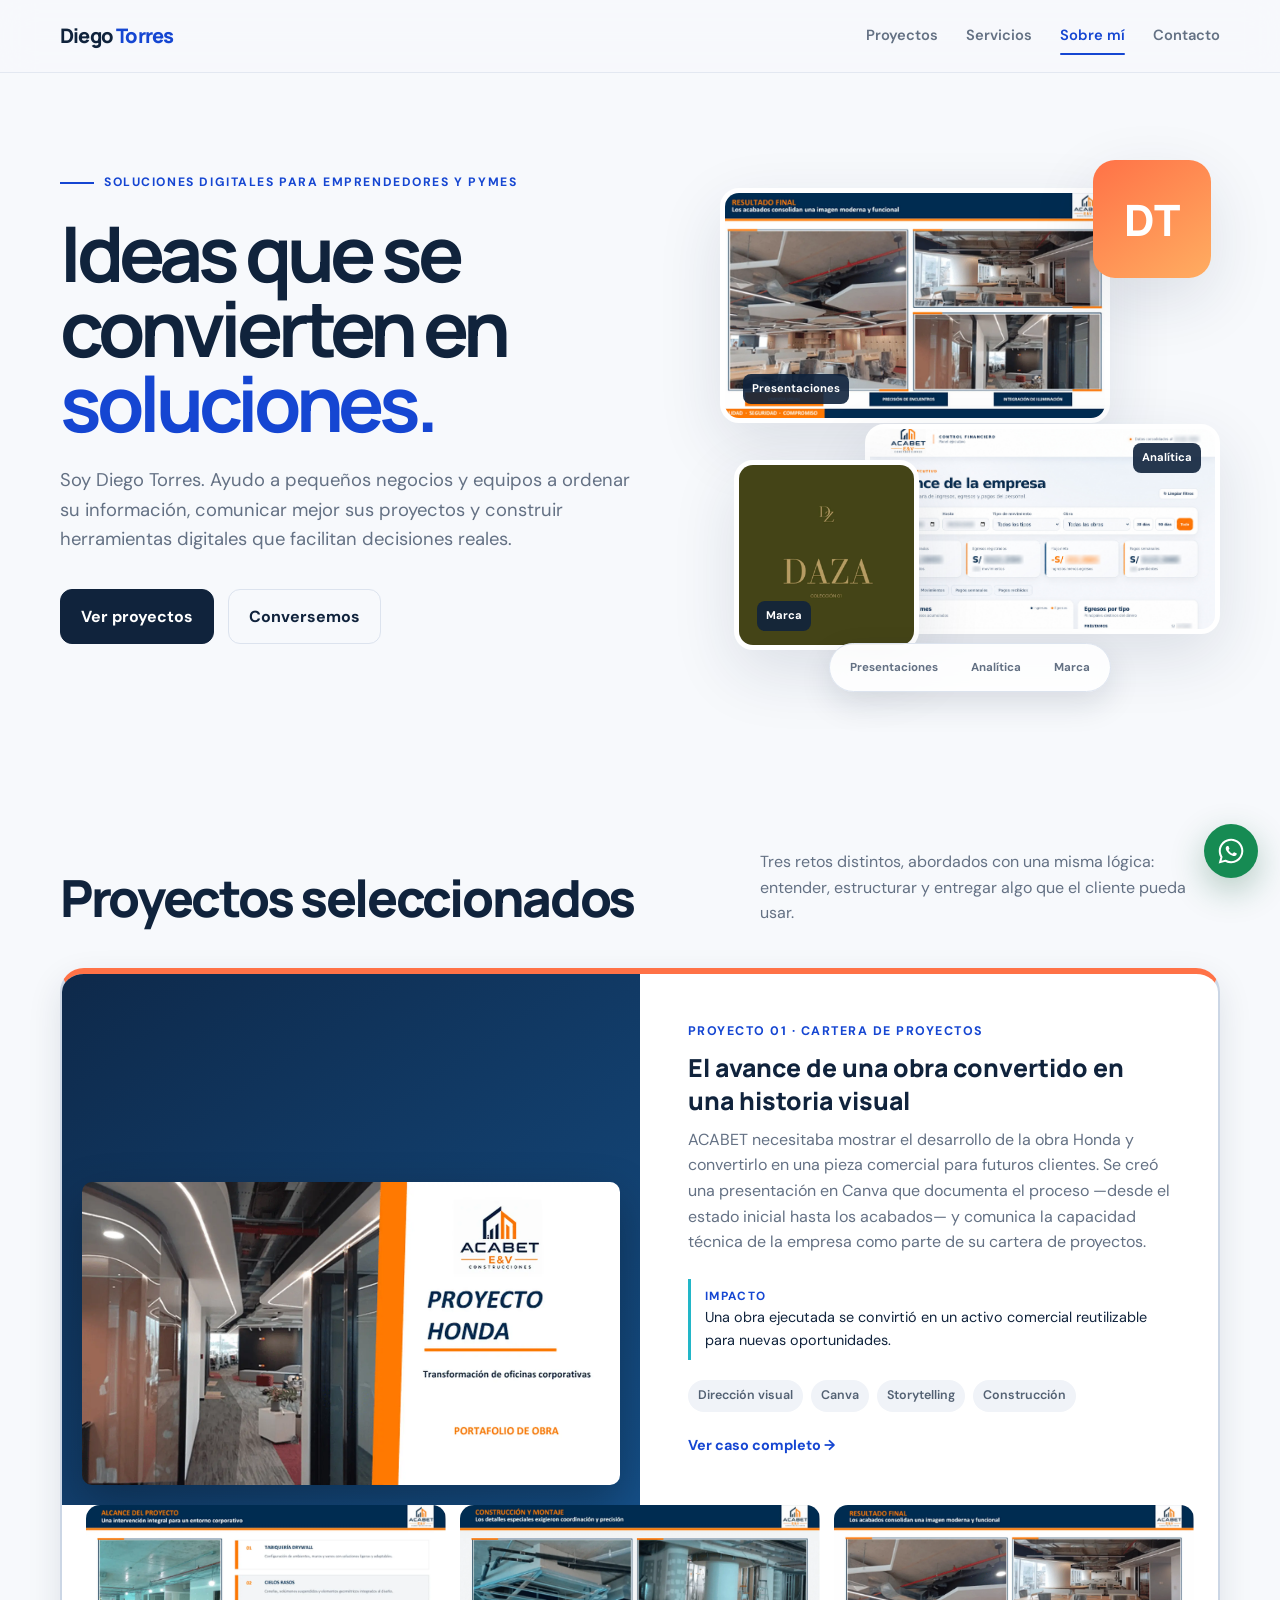
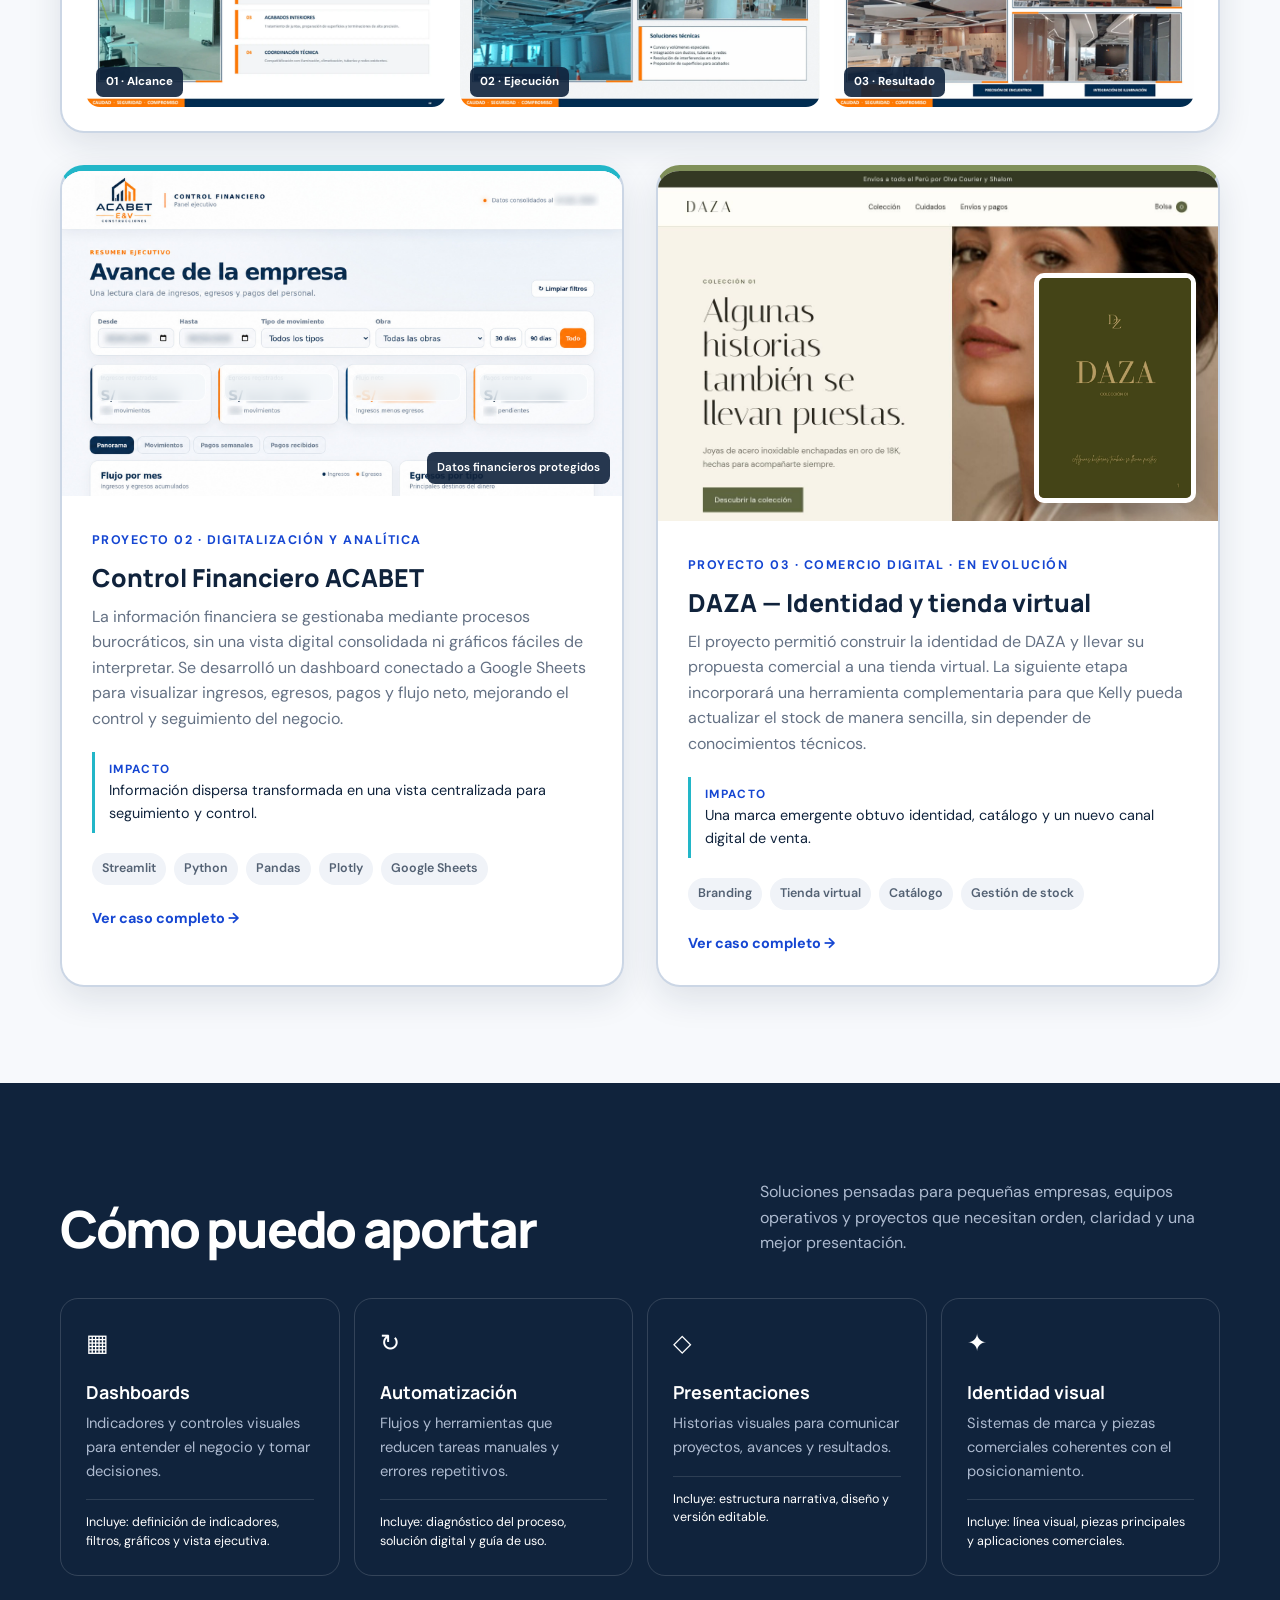
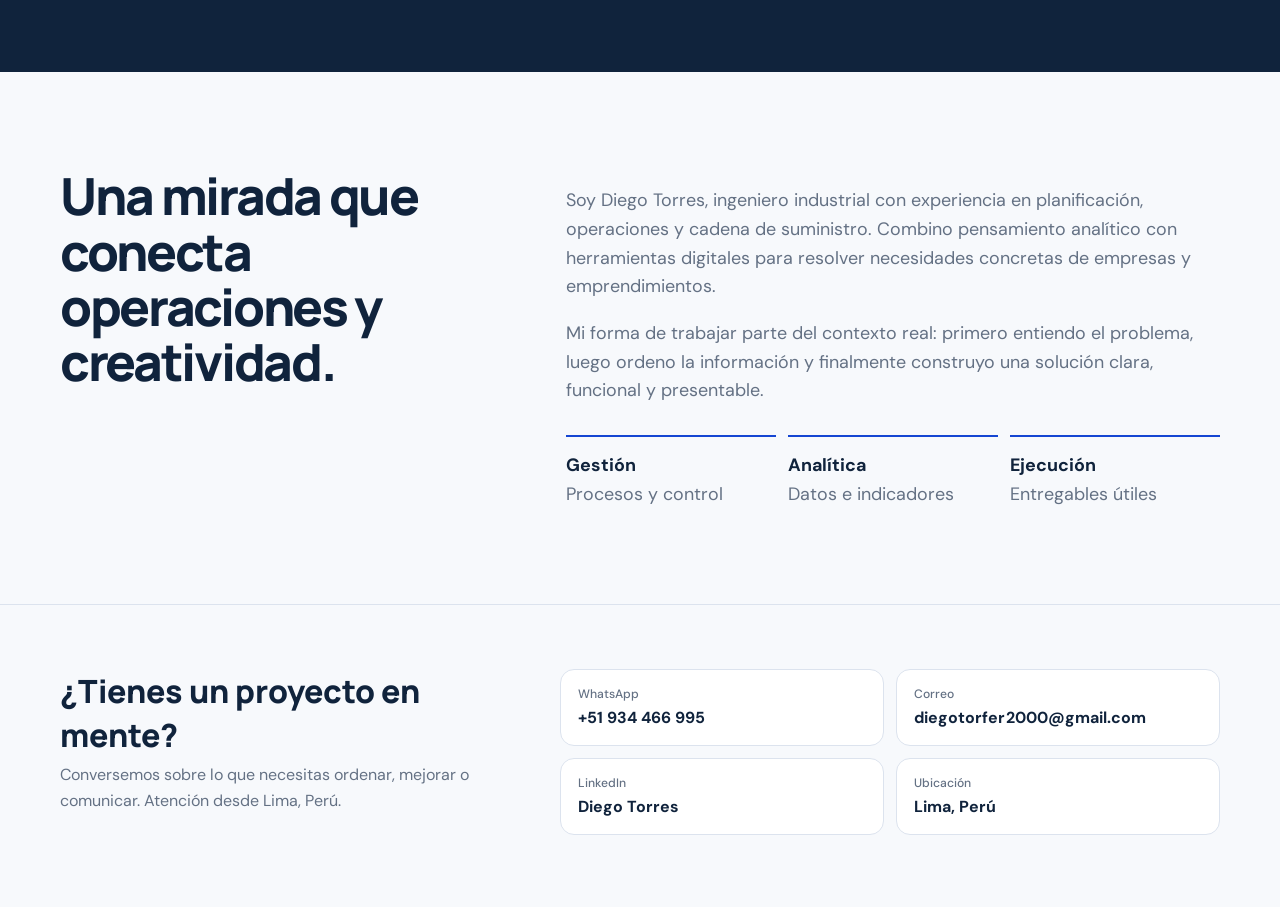
<file: index.html>
<!doctype html>
<html lang="es">
<head>
  <meta charset="utf-8">
  <meta name="viewport" content="width=device-width,initial-scale=1">
  <meta name="description" content="Diego Torres crea soluciones digitales para emprendedores y pymes: dashboards, automatización, presentaciones e identidad visual.">
  <title>Diego Torres — Portafolio</title>
  <link rel="preconnect" href="https://fonts.googleapis.com">
  <link rel="preconnect" href="https://fonts.gstatic.com" crossorigin>
  <link href="https://fonts.googleapis.com/css2?family=DM+Sans:wght@400;500;600;700&family=Manrope:wght@600;700;800&display=swap" rel="stylesheet">
  <style>
    :root{--ink:#10233c;--muted:#647184;--paper:#f7f9fc;--white:#fff;--blue:#1546d2;--cyan:#22b6c8;--line:#dce3ee;--orange:#ff7247;--green:#80905a;--shadow:0 22px 65px rgba(26,45,78,.12)}
    *{box-sizing:border-box}html{scroll-behavior:smooth}body{margin:0;background:var(--paper);color:var(--ink);font-family:"DM Sans",sans-serif;font-size:16px;line-height:1.6}a{color:inherit;text-decoration:none}.wrap{width:min(1160px,calc(100% - 40px));margin:auto}
    header{position:sticky;top:0;z-index:20;background:rgba(247,249,252,.86);backdrop-filter:blur(16px);border-bottom:1px solid rgba(220,227,238,.75)}nav{height:72px;display:flex;align-items:center;justify-content:space-between}.brand{font-family:Manrope,sans-serif;font-weight:800;letter-spacing:-.04em;font-size:1.25rem}.brand span{color:var(--blue)}.links{display:flex;gap:28px;color:var(--muted);font-weight:600;font-size:.92rem}.links a{position:relative;padding:8px 0;transition:color .25s ease}.links a:after{content:"";position:absolute;left:0;right:0;bottom:1px;height:2px;border-radius:999px;background:var(--blue);transform:scaleX(0);transform-origin:left;transition:transform .3s ease}.links a:hover,.links a.is-active{color:var(--blue)}.links a:hover:after,.links a.is-active:after{transform:scaleX(1)}
    .hero{min-height:680px;display:grid;grid-template-columns:1.08fr .92fr;align-items:center;gap:72px;padding:70px 0 86px}.eyebrow{display:inline-flex;align-items:center;gap:10px;color:var(--blue);font-weight:700;text-transform:uppercase;letter-spacing:.13em;font-size:.76rem}.eyebrow:before{content:"";width:34px;height:2px;background:var(--blue)}h1{font-family:Manrope,sans-serif;font-size:clamp(3rem,6vw,5.7rem);line-height:.98;letter-spacing:-.065em;margin:22px 0 26px;max-width:760px}h1 em{font-style:normal;color:var(--blue)}.lead{font-size:1.15rem;color:var(--muted);max-width:620px}.cta{display:flex;gap:14px;margin-top:34px}.btn{display:inline-flex;align-items:center;justify-content:center;padding:14px 20px;border-radius:12px;font-weight:700;border:1px solid var(--line)}.btn.primary{background:var(--ink);color:#fff;border-color:var(--ink)}.btn:hover{transform:translateY(-2px)}
    .hero-art{position:relative;height:490px}.tile{position:absolute;border-radius:24px;box-shadow:var(--shadow);overflow:hidden}.tile.one{inset:28px 72px 88px 0;background:var(--ink);color:#fff;padding:36px}.tile.two{width:230px;height:190px;right:0;bottom:20px;background:#fff;padding:24px;border:1px solid var(--line)}.tile.three{width:148px;height:148px;right:8px;top:0;background:linear-gradient(145deg,var(--orange),#ffad61);display:grid;place-items:center;color:white;font:800 3.4rem Manrope}.mini-title{font:700 1.15rem Manrope}.dash{display:grid;grid-template-columns:repeat(3,1fr);gap:8px;margin-top:26px}.metric{background:rgba(255,255,255,.1);padding:13px;border-radius:12px}.metric b{display:block;font:700 1.35rem Manrope}.bars{display:flex;align-items:end;gap:10px;height:150px;margin-top:28px}.bars i{display:block;flex:1;border-radius:6px 6px 0 0;background:linear-gradient(var(--cyan),#467de8)}.ring{width:82px;height:82px;border-radius:50%;background:conic-gradient(var(--green) 0 72%,#e8ecdD 72%);position:relative;margin:14px auto}.ring:after{content:"";position:absolute;inset:13px;background:#fff;border-radius:50%}.tile.two small{color:var(--muted);display:block;text-align:center}
    section{padding:96px 0;scroll-margin-top:72px}.section-head{display:flex;justify-content:space-between;align-items:end;gap:30px;margin-bottom:42px}.section-head h2{font:800 clamp(2rem,4vw,3.4rem)/1.08 Manrope;margin:0;letter-spacing:-.045em}.section-head p{max-width:460px;color:var(--muted);margin:0}
    .projects{display:grid;grid-template-columns:repeat(12,1fr);gap:32px}.card{position:relative;background:#fff;border:2px solid #cbd6e5;border-top:6px solid var(--project-accent,var(--blue));border-radius:24px;overflow:hidden;grid-column:span 6;box-shadow:0 12px 34px rgba(16,35,60,.11);transition:.25s}.card:nth-child(1){--project-accent:var(--orange)}.card:nth-child(2){--project-accent:var(--cyan)}.card:nth-child(3){--project-accent:var(--green)}.card:hover{transform:translateY(-5px);border-color:var(--project-accent);box-shadow:0 24px 60px rgba(16,35,60,.18)}.card.wide{grid-column:span 12;display:grid;grid-template-columns:1fr 1fr}.visual{min-height:300px;padding:30px;display:flex;align-items:end;position:relative;overflow:hidden}.project-image{padding:0;background:#e8edf4}.project-image img{width:100%;height:100%;min-height:300px;object-fit:cover;display:block}.honda-shot{background:linear-gradient(145deg,#0e294a,#154f87);padding:20px}.honda-shot img{object-fit:contain;min-height:0;height:auto;border-radius:10px;box-shadow:0 18px 46px rgba(0,0,0,.28)}.case-gallery{grid-column:1/-1;display:grid;grid-template-columns:repeat(3,1fr);gap:14px;padding:0 24px 24px}.case-gallery figure{margin:0;position:relative;border-radius:14px;overflow:hidden;background:#0e294a}.case-gallery img{width:100%;height:auto;display:block}.case-gallery figcaption{position:absolute;left:10px;bottom:10px;background:rgba(16,35,60,.9);color:white;padding:6px 10px;border-radius:7px;font-size:.72rem;font-weight:700}.dashboard-shot{height:325px;background:#eef3f8}.dashboard-shot>img{position:absolute;left:0;top:0;width:100%;height:auto;min-height:0;object-fit:contain}.blur-value{position:absolute;top:62.2%;height:8.5%;border-radius:8px;background:rgba(240,245,249,.62);backdrop-filter:blur(9px);-webkit-backdrop-filter:blur(9px);border:1px solid rgba(255,255,255,.72)}.blur-value.b1{left:6.2%;width:19.5%}.blur-value.b2{left:29%;width:19.5%}.blur-value.b3{left:51.8%;width:19.5%}.blur-value.b4{left:74.5%;width:19.5%}.privacy-note{position:absolute;right:12px;bottom:12px;background:rgba(16,35,60,.9);color:white;padding:7px 10px;border-radius:8px;font-size:.72rem;font-weight:600}.project-image.daza-shot>img:first-child{object-fit:cover}.catalog-peek{position:absolute;right:22px;bottom:18px;width:29%!important;height:auto!important;min-height:0!important;aspect-ratio:376/532;object-fit:cover!important;border-radius:10px;border:5px solid white;box-shadow:0 16px 35px rgba(16,35,60,.28)}.card-body{padding:30px}.card.wide .card-body{display:flex;flex-direction:column;justify-content:center;padding:48px}.num{color:var(--blue);font-weight:700;font-size:.78rem;letter-spacing:.12em}.card h3{font:800 1.55rem Manrope;margin:9px 0 10px}.card p{color:var(--muted);margin:0 0 20px}.impact{border-left:3px solid var(--cyan);padding:8px 0 8px 14px;margin:4px 0 20px;color:var(--ink);font-size:.9rem}.impact b{display:block;font-size:.74rem;text-transform:uppercase;letter-spacing:.11em;color:var(--blue)}.tags{display:flex;flex-wrap:wrap;gap:8px}.tag{padding:6px 10px;border-radius:999px;background:#f0f3f8;color:#536173;font-size:.78rem;font-weight:600}.project-link{display:inline-flex;align-items:center;gap:7px;margin-top:22px;color:var(--blue);font-weight:700;font-size:.9rem}.project-link:hover{text-decoration:underline}
    .services{background:var(--ink);color:white}.services .section-head p{color:#aebbd0}.service-grid{display:grid;grid-template-columns:repeat(4,1fr);gap:14px}.service{border:1px solid rgba(255,255,255,.15);border-radius:18px;padding:25px;min-height:220px}.service b{font:700 1.12rem Manrope;display:block;margin:18px 0 8px}.service p{font-size:.92rem;color:#aebbd0;margin:0}.service small{display:block;margin-top:16px;padding-top:13px;border-top:1px solid rgba(255,255,255,.12);color:#fff;font-size:.78rem;line-height:1.5}.icon{font-size:1.5rem}
    .about{display:grid;grid-template-columns:.8fr 1.2fr;gap:70px;align-items:start}.about h2{font:800 clamp(2rem,4vw,3.4rem)/1.08 Manrope;margin:0;letter-spacing:-.045em}.about-copy{font-size:1.12rem;color:var(--muted)}.proof{display:grid;grid-template-columns:repeat(3,1fr);gap:12px;margin-top:30px}.proof div{border-top:2px solid var(--blue);padding-top:14px}.proof b{display:block;color:var(--ink)}
    footer{padding:64px 0 72px;border-top:1px solid var(--line)}.foot{display:grid;grid-template-columns:.8fr 1.2fr;gap:60px;align-items:start}.foot h2{font:800 2rem Manrope;margin:0}.foot p{color:var(--muted);margin:5px 0 0}.contact-list{display:grid;grid-template-columns:1fr 1fr;gap:12px}.contact{display:block;padding:15px 17px;border-radius:14px;background:#fff;border:1px solid var(--line);font-weight:700;transition:.2s}.contact small{display:block;color:var(--muted);font-weight:500;font-size:.76rem}.contact:hover{border-color:var(--blue);color:var(--blue);transform:translateY(-2px)}.floating-wa{position:fixed;right:22px;bottom:22px;z-index:30;background:#168b53;color:white;border-radius:999px;padding:13px 18px;font-weight:700;box-shadow:0 12px 34px rgba(17,94,56,.3);transition:.2s}.floating-wa:hover{transform:translateY(-3px);background:#117645}
    @media(max-width:850px){.links{display:none}.hero{grid-template-columns:1fr;gap:20px;padding-top:58px}.hero-art{height:420px}.section-head{align-items:start;flex-direction:column}.foot{grid-template-columns:1fr;gap:30px}.card,.card.wide{grid-column:span 12}.card.wide{display:block}.case-gallery{grid-template-columns:1fr;padding-top:0}.service-grid{grid-template-columns:1fr 1fr}.about{grid-template-columns:1fr;gap:28px}}
    @media(max-width:560px){.wrap{width:min(100% - 26px,1160px)}h1{font-size:3.1rem}.hero{min-height:auto}.hero-art{height:350px}.visual{min-height:240px}.dashboard-shot{height:245px}.card.wide .card-body,.card-body{padding:25px}.service-grid,.proof,.contact-list{grid-template-columns:1fr}.service{min-height:auto}.cta{flex-direction:column}.btn{width:100%}}
    .mosaic{position:absolute;inset:0}.shot{position:absolute;border-radius:19px;overflow:hidden;box-shadow:var(--shadow);border:5px solid white;background:white}.shot img{width:100%;height:100%;object-fit:cover;display:block}.shot.h{left:0;top:28px;width:78%;height:235px}.shot.f{right:0;bottom:16px;width:71%;height:210px}.shot.d{left:14px;bottom:0;width:37%;height:190px}.shot.d img{object-position:top}.dt-badge{position:absolute;right:9px;top:0;width:118px;height:118px;border-radius:22px;background:linear-gradient(145deg,var(--orange),#ffad61);display:grid;place-items:center;color:white;font:800 2.7rem Manrope;box-shadow:var(--shadow)}.mosaic-label{position:absolute;left:18px;bottom:14px;background:rgba(16,35,60,.9);color:white;border-radius:8px;padding:6px 9px;font-size:.7rem;font-weight:700}.shot{transition:transform .5s cubic-bezier(.2,.8,.2,1),box-shadow .5s ease}.hero-art:hover .shot.h{transform:translate(-5px,-9px) rotate(-.7deg)}.hero-art:hover .shot.f{transform:translate(6px,7px) rotate(.5deg)}.hero-art:hover .shot.d{transform:translate(-7px,5px) rotate(-1deg)}.hero-art:hover .dt-badge{transform:translateY(-7px) rotate(3deg)}.dt-badge{transition:transform .5s cubic-bezier(.2,.8,.2,1)}.shot.f .mosaic-label{left:auto;right:14px;top:14px;bottom:auto}.mosaic-switcher{position:absolute;left:50%;bottom:-42px;z-index:12;transform:translateX(-50%);display:flex;gap:7px;padding:7px;background:rgba(255,255,255,.88);border:1px solid var(--line);border-radius:999px;box-shadow:0 12px 32px rgba(16,35,60,.12);backdrop-filter:blur(12px)}.mosaic-switcher button{border:0;background:transparent;color:var(--muted);padding:9px 13px;border-radius:999px;font:700 .72rem "DM Sans",sans-serif;cursor:pointer;transition:.25s}.mosaic-switcher button:hover,.mosaic-switcher button.is-active{background:var(--ink);color:#fff}.mosaic[data-active="h"] .shot.h,.mosaic[data-active="f"] .shot.f,.mosaic[data-active="d"] .shot.d{z-index:9;transform:translateY(-10px) scale(1.035);box-shadow:0 28px 70px rgba(16,35,60,.22)}.mosaic.has-selection .shot:not(.is-selected){filter:saturate(.72);opacity:.58;transform:scale(.96)}.reveal-on-scroll{opacity:0;transform:translateY(28px);transition:opacity .7s ease,transform .7s cubic-bezier(.2,.8,.2,1)}.reveal-on-scroll.is-visible{opacity:1;transform:none}.card{animation:reveal .6s ease both}.card:nth-child(2){animation-delay:.08s}.card:nth-child(3){animation-delay:.16s}.floating-wa{width:54px;height:54px;padding:0;border-radius:50%;display:grid;place-items:center}.floating-wa svg{width:26px;height:26px;fill:currentColor}@keyframes reveal{from{opacity:0;transform:translateY(18px)}to{opacity:1;transform:none}}@media(max-width:560px){.mosaic-switcher{bottom:-22px;gap:3px;padding:5px}.mosaic-switcher button{padding:7px 8px;font-size:.62rem}.shot.h{height:170px;width:82%}.shot.f{height:155px;width:74%}.shot.d{height:135px;width:39%}.dt-badge{width:78px;height:78px;font-size:1.8rem}.floating-wa{right:13px;bottom:13px;width:50px;height:50px}}@media(prefers-reduced-motion:reduce){html{scroll-behavior:auto}.card{animation:none}.card,.floating-wa,.shot,.dt-badge,.reveal-on-scroll{transition:none}.reveal-on-scroll{opacity:1;transform:none}}
  </style>
</head>
<body>
  <header><nav class="wrap"><a class="brand" href="#inicio">Diego <span>Torres</span></a><div class="links"><a href="#proyectos">Proyectos</a><a href="#servicios">Servicios</a><a href="#sobre-mi">Sobre mí</a><a href="#contacto">Contacto</a></div></nav></header>
  <main id="inicio">
    <section class="hero wrap">
      <div><span class="eyebrow">Soluciones digitales para emprendedores y pymes</span><h1>Ideas que se convierten en <em>soluciones.</em></h1><p class="lead">Soy Diego Torres. Ayudo a pequeños negocios y equipos a ordenar su información, comunicar mejor sus proyectos y construir herramientas digitales que facilitan decisiones reales.</p><div class="cta"><a class="btn primary" href="#proyectos">Ver proyectos</a><a class="btn" href="#contacto">Conversemos</a></div></div>
      <div class="hero-art" aria-label="Mosaico de proyectos reales"><div class="mosaic"><div class="shot h"><img src="honda-8.webp" alt="Resultado final del proyecto Honda"><span class="mosaic-label">Presentaciones</span></div><div class="shot f"><img src="acabet-dashboard.jpg?v=2" alt="Dashboard financiero ACABET"><span class="mosaic-label">Analítica</span></div><div class="shot d"><img src="daza-project.webp" alt="Catálogo DAZA"><span class="mosaic-label">Marca</span></div><div class="dt-badge">DT</div><div class="mosaic-switcher" aria-label="Explorar tipos de proyectos"><button type="button" data-shot="h">Presentaciones</button><button type="button" data-shot="f">Analítica</button><button type="button" data-shot="d">Marca</button></div></div></div>
    </section>
    <section id="proyectos"><div class="wrap"><div class="section-head"><h2>Proyectos seleccionados</h2><p>Tres retos distintos, abordados con una misma lógica: entender, estructurar y entregar algo que el cliente pueda usar.</p></div><div class="projects">
      <article class="card wide"><div class="visual project-image honda-shot"><img src="honda-project.webp" alt="Portada real de la presentación Proyecto Honda de ACABET"></div><div class="card-body"><span class="num">PROYECTO 01 · CARTERA DE PROYECTOS</span><h3>El avance de una obra convertido en una historia visual</h3><p>ACABET necesitaba mostrar el desarrollo de la obra Honda y convertirlo en una pieza comercial para futuros clientes. Se creó una presentación en Canva que documenta el proceso —desde el estado inicial hasta los acabados— y comunica la capacidad técnica de la empresa como parte de su cartera de proyectos.</p><div class="impact"><b>Impacto</b>Una obra ejecutada se convirtió en un activo comercial reutilizable para nuevas oportunidades.</div><div class="tags"><span class="tag">Dirección visual</span><span class="tag">Canva</span><span class="tag">Storytelling</span><span class="tag">Construcción</span></div><a class="project-link" href="proyectos/honda.html">Ver caso completo →</a></div><div class="case-gallery"><figure><img src="honda-2.webp" alt="Alcance inicial del proyecto Honda"><figcaption>01 · Alcance</figcaption></figure><figure><img src="honda-5.webp" alt="Construcción y montaje del proyecto Honda"><figcaption>02 · Ejecución</figcaption></figure><figure><img src="honda-8.webp" alt="Resultado final del proyecto Honda"><figcaption>03 · Resultado</figcaption></figure></div></article>
      <article class="card"><div class="visual project-image dashboard-shot"><img src="acabet-dashboard.jpg?v=2" alt="Vista del dashboard Control Financiero ACABET con importes protegidos"><span class="blur-value b1"></span><span class="blur-value b2"></span><span class="blur-value b3"></span><span class="blur-value b4"></span><span class="privacy-note">Datos financieros protegidos</span></div><div class="card-body"><span class="num">PROYECTO 02 · DIGITALIZACIÓN Y ANALÍTICA</span><h3>Control Financiero ACABET</h3><p>La información financiera se gestionaba mediante procesos burocráticos, sin una vista digital consolidada ni gráficos fáciles de interpretar. Se desarrolló un dashboard conectado a Google Sheets para visualizar ingresos, egresos, pagos y flujo neto, mejorando el control y seguimiento del negocio.</p><div class="impact"><b>Impacto</b>Información dispersa transformada en una vista centralizada para seguimiento y control.</div><div class="tags"><span class="tag">Streamlit</span><span class="tag">Python</span><span class="tag">Pandas</span><span class="tag">Plotly</span><span class="tag">Google Sheets</span></div><a class="project-link" href="proyectos/control-financiero.html">Ver caso completo →</a></div></article>
      <article class="card"><div class="visual project-image daza-shot"><img src="daza-store.jpg" alt="Vista real de la tienda virtual DAZA"><img class="catalog-peek" src="daza-project.webp" alt="Portada del catálogo DAZA"></div><div class="card-body"><span class="num">PROYECTO 03 · COMERCIO DIGITAL · EN EVOLUCIÓN</span><h3>DAZA — Identidad y tienda virtual</h3><p>El proyecto permitió construir la identidad de DAZA y llevar su propuesta comercial a una tienda virtual. La siguiente etapa incorporará una herramienta complementaria para que Kelly pueda actualizar el stock de manera sencilla, sin depender de conocimientos técnicos.</p><div class="impact"><b>Impacto</b>Una marca emergente obtuvo identidad, catálogo y un nuevo canal digital de venta.</div><div class="tags"><span class="tag">Branding</span><span class="tag">Tienda virtual</span><span class="tag">Catálogo</span><span class="tag">Gestión de stock</span></div><a class="project-link" href="proyectos/daza.html">Ver caso completo →</a></div></article>
    </div></div></section>
    <section id="servicios" class="services"><div class="wrap"><div class="section-head"><h2>Cómo puedo aportar</h2><p>Soluciones pensadas para pequeñas empresas, equipos operativos y proyectos que necesitan orden, claridad y una mejor presentación.</p></div><div class="service-grid"><div class="service"><span class="icon">▦</span><b>Dashboards</b><p>Indicadores y controles visuales para entender el negocio y tomar decisiones.</p><small>Incluye: definición de indicadores, filtros, gráficos y vista ejecutiva.</small></div><div class="service"><span class="icon">↻</span><b>Automatización</b><p>Flujos y herramientas que reducen tareas manuales y errores repetitivos.</p><small>Incluye: diagnóstico del proceso, solución digital y guía de uso.</small></div><div class="service"><span class="icon">◇</span><b>Presentaciones</b><p>Historias visuales para comunicar proyectos, avances y resultados.</p><small>Incluye: estructura narrativa, diseño y versión editable.</small></div><div class="service"><span class="icon">✦</span><b>Identidad visual</b><p>Sistemas de marca y piezas comerciales coherentes con el posicionamiento.</p><small>Incluye: línea visual, piezas principales y aplicaciones comerciales.</small></div></div></div></section>
    <section id="sobre-mi"><div class="wrap about"><h2>Una mirada que conecta operaciones y creatividad.</h2><div class="about-copy"><p>Soy Diego Torres, ingeniero industrial con experiencia en planificación, operaciones y cadena de suministro. Combino pensamiento analítico con herramientas digitales para resolver necesidades concretas de empresas y emprendimientos.</p><p>Mi forma de trabajar parte del contexto real: primero entiendo el problema, luego ordeno la información y finalmente construyo una solución clara, funcional y presentable.</p><div class="proof"><div><b>Gestión</b><span>Procesos y control</span></div><div><b>Analítica</b><span>Datos e indicadores</span></div><div><b>Ejecución</b><span>Entregables útiles</span></div></div></div></div></section>
  </main>
  <footer id="contacto"><div class="wrap foot"><div><h2>¿Tienes un proyecto en mente?</h2><p>Conversemos sobre lo que necesitas ordenar, mejorar o comunicar. Atención desde Lima, Perú.</p></div><div class="contact-list"><a class="contact" href="https://wa.me/51934466995" target="_blank" rel="noopener"><small>WhatsApp</small>+51 934 466 995</a><a class="contact" href="mailto:diegotorfer2000@gmail.com"><small>Correo</small>diegotorfer2000@gmail.com</a><a class="contact" href="https://www.linkedin.com/in/diego-enrique-torres-fernandez/" target="_blank" rel="noopener"><small>LinkedIn</small>Diego Torres</a><span class="contact"><small>Ubicación</small>Lima, Perú</span></div></div></footer><a class="floating-wa" href="https://wa.me/51934466995?text=Hola%20Diego%2C%20vi%20tu%20portafolio%20y%20quisiera%20conversar%20sobre%20un%20proyecto." target="_blank" rel="noopener" aria-label="Contactar a Diego por WhatsApp"><svg viewBox="0 0 24 24" aria-hidden="true"><path d="M16.75 13.96c-.25-.13-1.47-.72-1.7-.81-.23-.08-.39-.13-.56.13-.16.25-.64.81-.78.97-.14.17-.29.19-.54.06-.25-.12-1.05-.39-2-1.24-.74-.66-1.24-1.47-1.38-1.72-.15-.25-.02-.38.11-.51.11-.11.25-.29.37-.43.13-.15.17-.25.25-.42.08-.16.04-.31-.02-.43-.06-.13-.56-1.35-.77-1.85-.2-.49-.41-.42-.56-.43h-.48c-.17 0-.44.06-.66.31-.23.25-.87.85-.87 2.07s.89 2.4 1.01 2.57c.12.16 1.75 2.67 4.24 3.75.59.25 1.05.41 1.41.52.59.19 1.13.16 1.56.1.48-.07 1.47-.6 1.68-1.18.21-.58.21-1.08.15-1.18-.06-.1-.23-.16-.48-.29M12.04 21.5h-.01a9.45 9.45 0 0 1-4.81-1.32l-.35-.21-3.58.94.95-3.49-.23-.36A9.46 9.46 0 1 1 12.04 21.5m8.04-17.53A11.3 11.3 0 0 0 12.05.65C5.8.65.71 5.74.71 12c0 2 .52 3.96 1.51 5.68L.62 23.53l5.99-1.57A11.34 11.34 0 0 0 23.39 12c0-3.03-1.18-5.88-3.31-8.03"/></svg></a>
<script>
    const navLinks = [...document.querySelectorAll('.links a')];
    const mosaic = document.querySelector('.mosaic');
    const mosaicButtons = [...document.querySelectorAll('.mosaic-switcher button')];
    const mosaicShots = [...document.querySelectorAll('.mosaic .shot')];
    let mosaicTimer;

    function selectMosaic(key) {
      mosaic.dataset.active = key;
      mosaic.classList.add('has-selection');
      mosaicShots.forEach((shot) => shot.classList.toggle('is-selected', shot.classList.contains(key)));
      mosaicButtons.forEach((button) => button.classList.toggle('is-active', button.dataset.shot === key));
      clearTimeout(mosaicTimer);
      mosaicTimer = setTimeout(() => {
        mosaic.classList.remove('has-selection');
        mosaic.removeAttribute('data-active');
        mosaicShots.forEach((shot) => shot.classList.remove('is-selected'));
        mosaicButtons.forEach((button) => button.classList.remove('is-active'));
      }, 3200);
    }
    mosaicButtons.forEach((button) => button.addEventListener('click', () => selectMosaic(button.dataset.shot)));
    mosaicShots.forEach((shot) => shot.addEventListener('click', () => {
      const key = ['h','f','d'].find((name) => shot.classList.contains(name));
      if (key) selectMosaic(key);
    }));
    const sections = [...document.querySelectorAll('main section[id], footer[id]')];

    const revealItems = document.querySelectorAll(
      '.section-head, .card, .service, .about > *, .foot > *'
    );
    revealItems.forEach((item, index) => {
      item.classList.add('reveal-on-scroll');
      item.style.transitionDelay = Math.min(index % 4, 3) * 70 + 'ms';
    });

    const revealObserver = new IntersectionObserver((entries) => {
      entries.forEach((entry) => {
        if (entry.isIntersecting) {
          entry.target.classList.add('is-visible');
          revealObserver.unobserve(entry.target);
        }
      });
    }, { threshold: 0.12, rootMargin: '0px 0px -55px' });
    revealItems.forEach((item) => revealObserver.observe(item));

    const sectionObserver = new IntersectionObserver((entries) => {
      const visible = entries
        .filter((entry) => entry.isIntersecting)
        .sort((a, b) => b.intersectionRatio - a.intersectionRatio)[0];
      if (!visible) return;
      navLinks.forEach((link) => {
        link.classList.toggle(
          'is-active',
          link.getAttribute('href') === '#' + visible.target.id
        );
      });
    }, { rootMargin: '-25% 0px -60% 0px', threshold: [0, .15, .4] });
    sections.forEach((section) => sectionObserver.observe(section));

    document.querySelectorAll('a[href^="#"]').forEach((link) => {
      link.addEventListener('click', () => {
        const target = document.querySelector(link.getAttribute('href'));
        if (!target) return;
        target.animate(
          [{ opacity: .82 }, { opacity: 1 }],
          { duration: 480, easing: 'ease-out' }
        );
      });
    });
  </script>
</body>
</html>
</file>
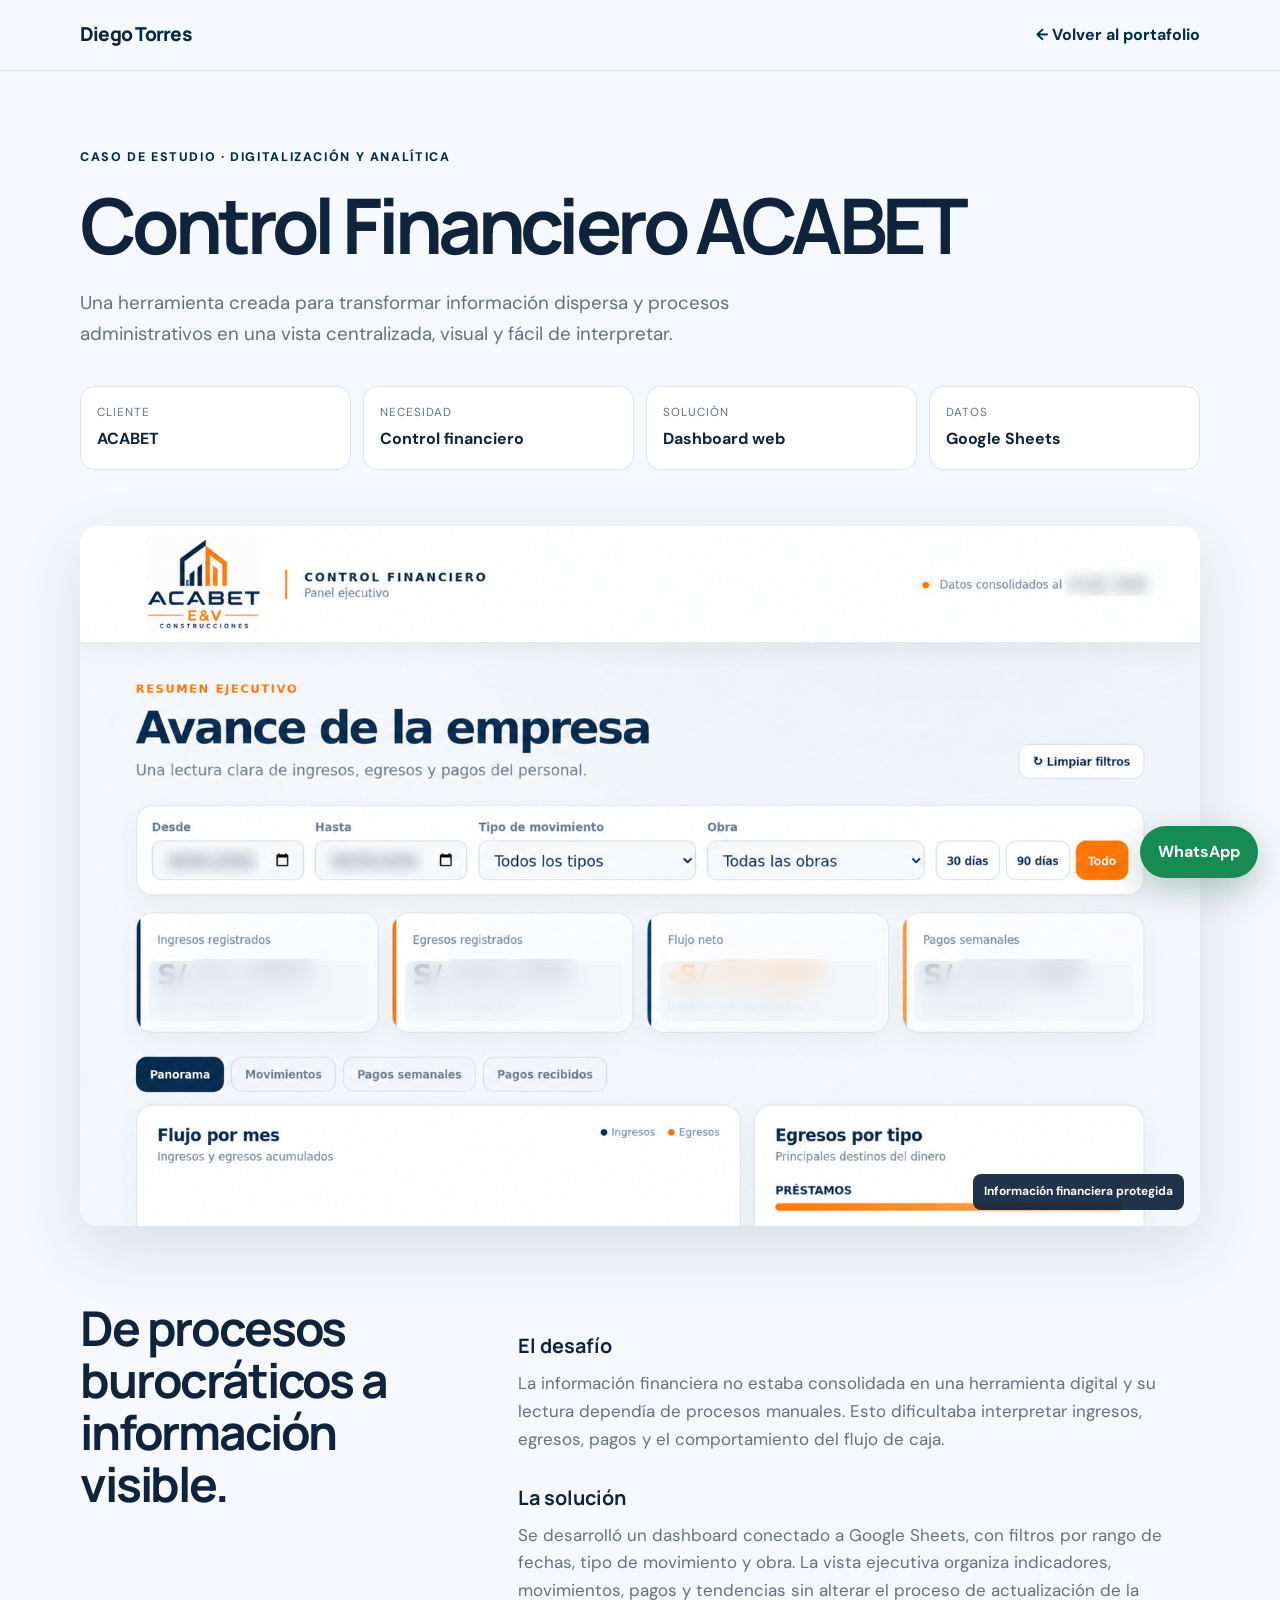
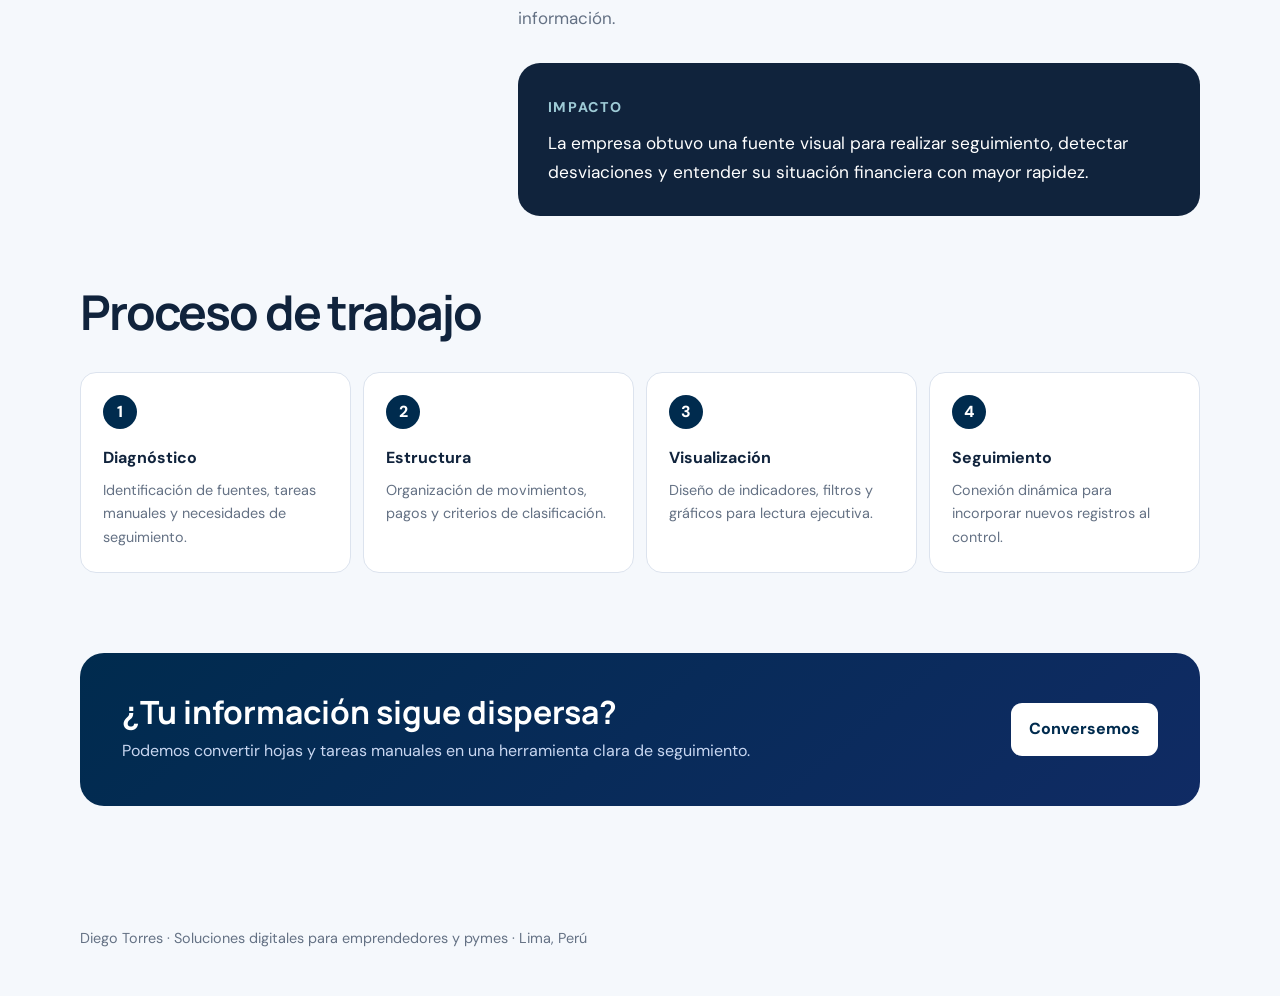
<file: proyectos/control-financiero.html>
<!doctype html><html lang="es"><head><meta charset="utf-8"><meta name="viewport" content="width=device-width,initial-scale=1"><meta name="description" content="Caso de estudio: digitalización del Control Financiero ACABET."><title>Control Financiero ACABET — Diego Torres</title><link rel="stylesheet" href="casos.css"></head><body class="finance-case"><header><nav class="wrap"><a class="brand" href="../">Diego <span>Torres</span></a><a class="back" href="../#proyectos">← Volver al portafolio</a></nav></header><main><section class="hero wrap"><span class="kicker">Caso de estudio · Digitalización y analítica</span><h1>Control Financiero ACABET</h1><p>Una herramienta creada para transformar información dispersa y procesos administrativos en una vista centralizada, visual y fácil de interpretar.</p><div class="facts"><div class="fact"><small>Cliente</small><b>ACABET</b></div><div class="fact"><small>Necesidad</small><b>Control financiero</b></div><div class="fact"><small>Solución</small><b>Dashboard web</b></div><div class="fact"><small>Datos</small><b>Google Sheets</b></div></div></section><section class="wrap"><div class="dashboard-frame"><img src="../acabet-dashboard.jpg" alt="Vista del dashboard financiero con importes protegidos"><span class="blur-value b1"></span><span class="blur-value b2"></span><span class="blur-value b3"></span><span class="blur-value b4"></span><span class="privacy">Información financiera protegida</span></div></section><section class="content wrap"><div class="split"><h2>De procesos burocráticos a información visible.</h2><div class="copy"><h3>El desafío</h3><p>La información financiera no estaba consolidada en una herramienta digital y su lectura dependía de procesos manuales. Esto dificultaba interpretar ingresos, egresos, pagos y el comportamiento del flujo de caja.</p><h3>La solución</h3><p>Se desarrolló un dashboard conectado a Google Sheets, con filtros por rango de fechas, tipo de movimiento y obra. La vista ejecutiva organiza indicadores, movimientos, pagos y tendencias sin alterar el proceso de actualización de la información.</p><div class="impact"><small>Impacto</small><p>La empresa obtuvo una fuente visual para realizar seguimiento, detectar desviaciones y entender su situación financiera con mayor rapidez.</p></div></div></div><h2 class="section-title">Proceso de trabajo</h2><div class="steps"><div class="step"><span>1</span><b>Diagnóstico</b><p>Identificación de fuentes, tareas manuales y necesidades de seguimiento.</p></div><div class="step"><span>2</span><b>Estructura</b><p>Organización de movimientos, pagos y criterios de clasificación.</p></div><div class="step"><span>3</span><b>Visualización</b><p>Diseño de indicadores, filtros y gráficos para lectura ejecutiva.</p></div><div class="step"><span>4</span><b>Seguimiento</b><p>Conexión dinámica para incorporar nuevos registros al control.</p></div></div><div class="cta"><div><h2>¿Tu información sigue dispersa?</h2><p>Podemos convertir hojas y tareas manuales en una herramienta clara de seguimiento.</p></div><a class="button" href="https://wa.me/51934466995?text=Hola%20Diego%2C%20vi%20el%20caso%20del%20Control%20Financiero%20y%20quisiera%20conversar%20sobre%20un%20dashboard." target="_blank" rel="noopener">Conversemos</a></div></section></main><footer><div class="wrap">Diego Torres · Soluciones digitales para emprendedores y pymes · Lima, Perú</div></footer><a class="floating-wa" href="https://wa.me/51934466995" target="_blank" rel="noopener">WhatsApp</a></body></html>
</file>
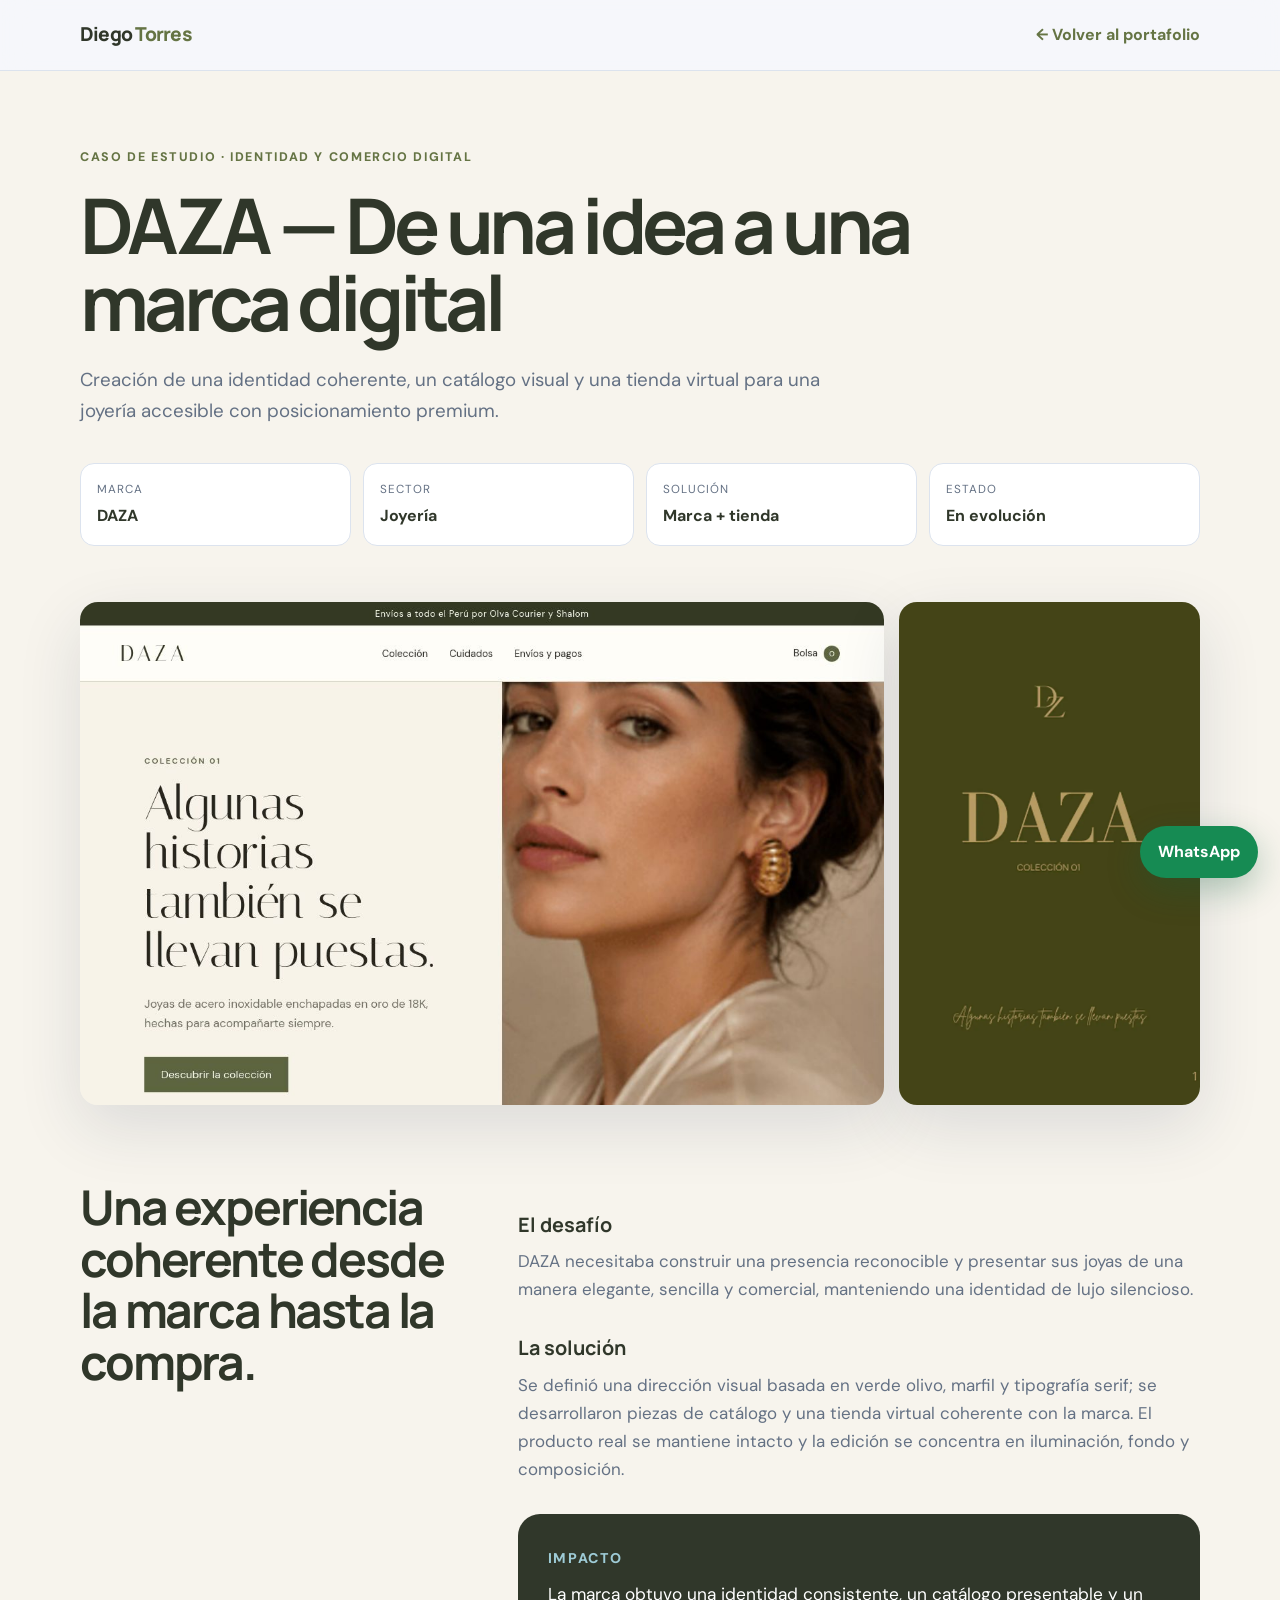
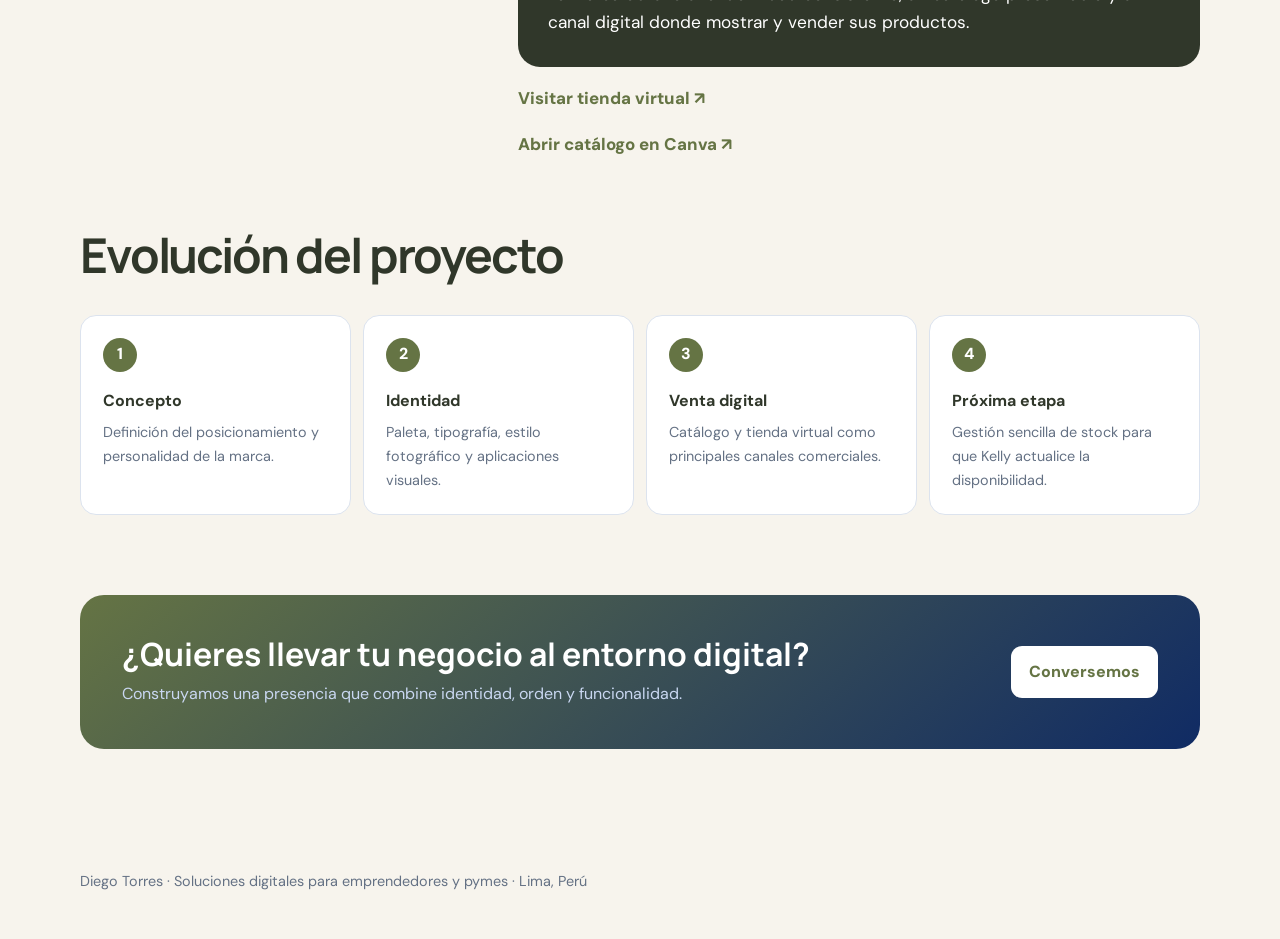
<file: proyectos/daza.html>
<!doctype html><html lang="es"><head><meta charset="utf-8"><meta name="viewport" content="width=device-width,initial-scale=1"><meta name="description" content="Caso de estudio: identidad, catálogo y tienda virtual de DAZA."><title>DAZA — Diego Torres</title><link rel="stylesheet" href="casos.css"></head><body class="daza-case"><header><nav class="wrap"><a class="brand" href="../">Diego <span>Torres</span></a><a class="back" href="../#proyectos">← Volver al portafolio</a></nav></header><main><section class="hero wrap"><span class="kicker">Caso de estudio · Identidad y comercio digital</span><h1>DAZA — De una idea a una marca digital</h1><p>Creación de una identidad coherente, un catálogo visual y una tienda virtual para una joyería accesible con posicionamiento premium.</p><div class="facts"><div class="fact"><small>Marca</small><b>DAZA</b></div><div class="fact"><small>Sector</small><b>Joyería</b></div><div class="fact"><small>Solución</small><b>Marca + tienda</b></div><div class="fact"><small>Estado</small><b>En evolución</b></div></div></section><section class="wrap two-images"><img src="../daza-store.jpg" alt="Vista de la tienda virtual DAZA"><img src="../daza-project.webp" alt="Portada del catálogo DAZA"></section><section class="content wrap"><div class="split"><h2>Una experiencia coherente desde la marca hasta la compra.</h2><div class="copy"><h3>El desafío</h3><p>DAZA necesitaba construir una presencia reconocible y presentar sus joyas de una manera elegante, sencilla y comercial, manteniendo una identidad de lujo silencioso.</p><h3>La solución</h3><p>Se definió una dirección visual basada en verde olivo, marfil y tipografía serif; se desarrollaron piezas de catálogo y una tienda virtual coherente con la marca. El producto real se mantiene intacto y la edición se concentra en iluminación, fondo y composición.</p><div class="impact"><small>Impacto</small><p>La marca obtuvo una identidad consistente, un catálogo presentable y un canal digital donde mostrar y vender sus productos.</p></div><a class="external" href="https://daza-jewelry.diegotorfer2000.chatgpt.site" target="_blank" rel="noopener">Visitar tienda virtual ↗</a><br><a class="external" href="https://canva.link/4aph4pt507ctyek" target="_blank" rel="noopener">Abrir catálogo en Canva ↗</a></div></div><h2 class="section-title">Evolución del proyecto</h2><div class="steps"><div class="step"><span>1</span><b>Concepto</b><p>Definición del posicionamiento y personalidad de la marca.</p></div><div class="step"><span>2</span><b>Identidad</b><p>Paleta, tipografía, estilo fotográfico y aplicaciones visuales.</p></div><div class="step"><span>3</span><b>Venta digital</b><p>Catálogo y tienda virtual como principales canales comerciales.</p></div><div class="step"><span>4</span><b>Próxima etapa</b><p>Gestión sencilla de stock para que Kelly actualice la disponibilidad.</p></div></div><div class="cta"><div><h2>¿Quieres llevar tu negocio al entorno digital?</h2><p>Construyamos una presencia que combine identidad, orden y funcionalidad.</p></div><a class="button" href="https://wa.me/51934466995?text=Hola%20Diego%2C%20vi%20el%20caso%20DAZA%20y%20quisiera%20conversar%20sobre%20mi%20negocio." target="_blank" rel="noopener">Conversemos</a></div></section></main><footer><div class="wrap">Diego Torres · Soluciones digitales para emprendedores y pymes · Lima, Perú</div></footer><a class="floating-wa" href="https://wa.me/51934466995" target="_blank" rel="noopener">WhatsApp</a></body></html>
</file>
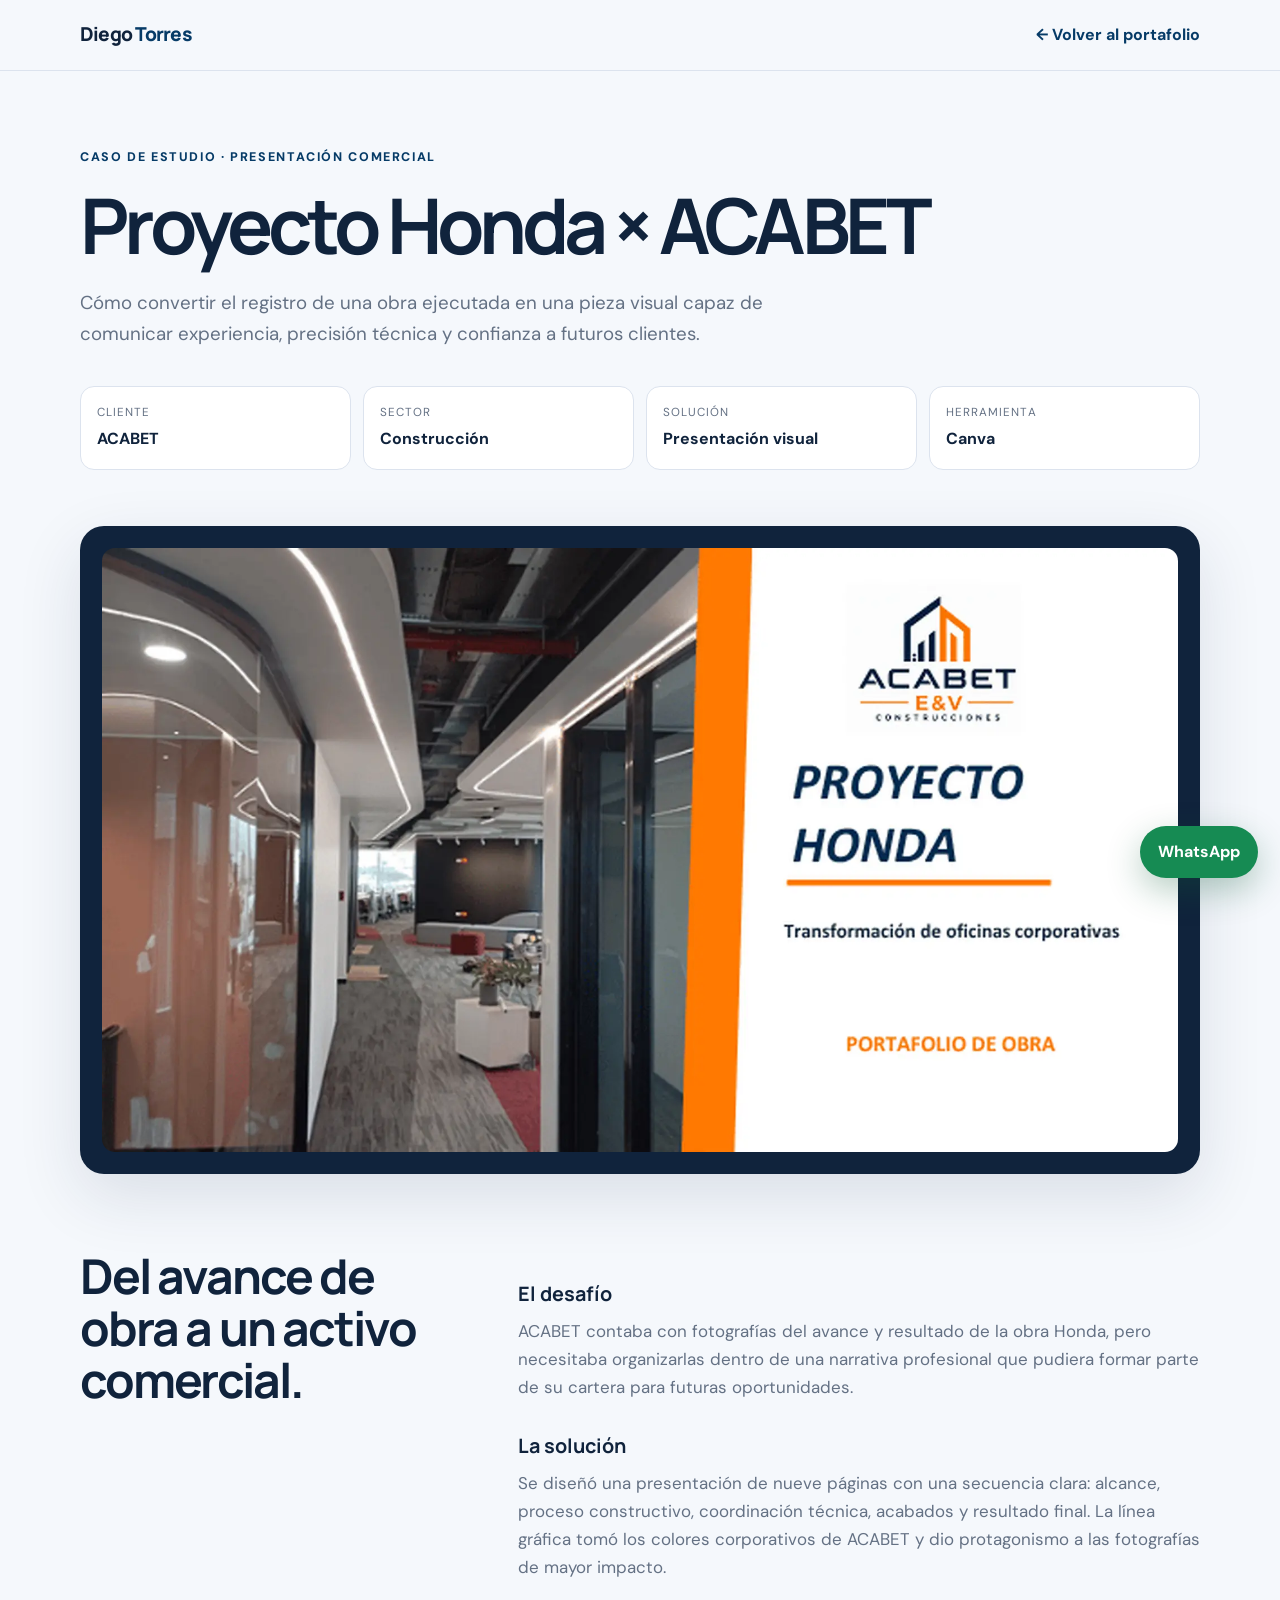
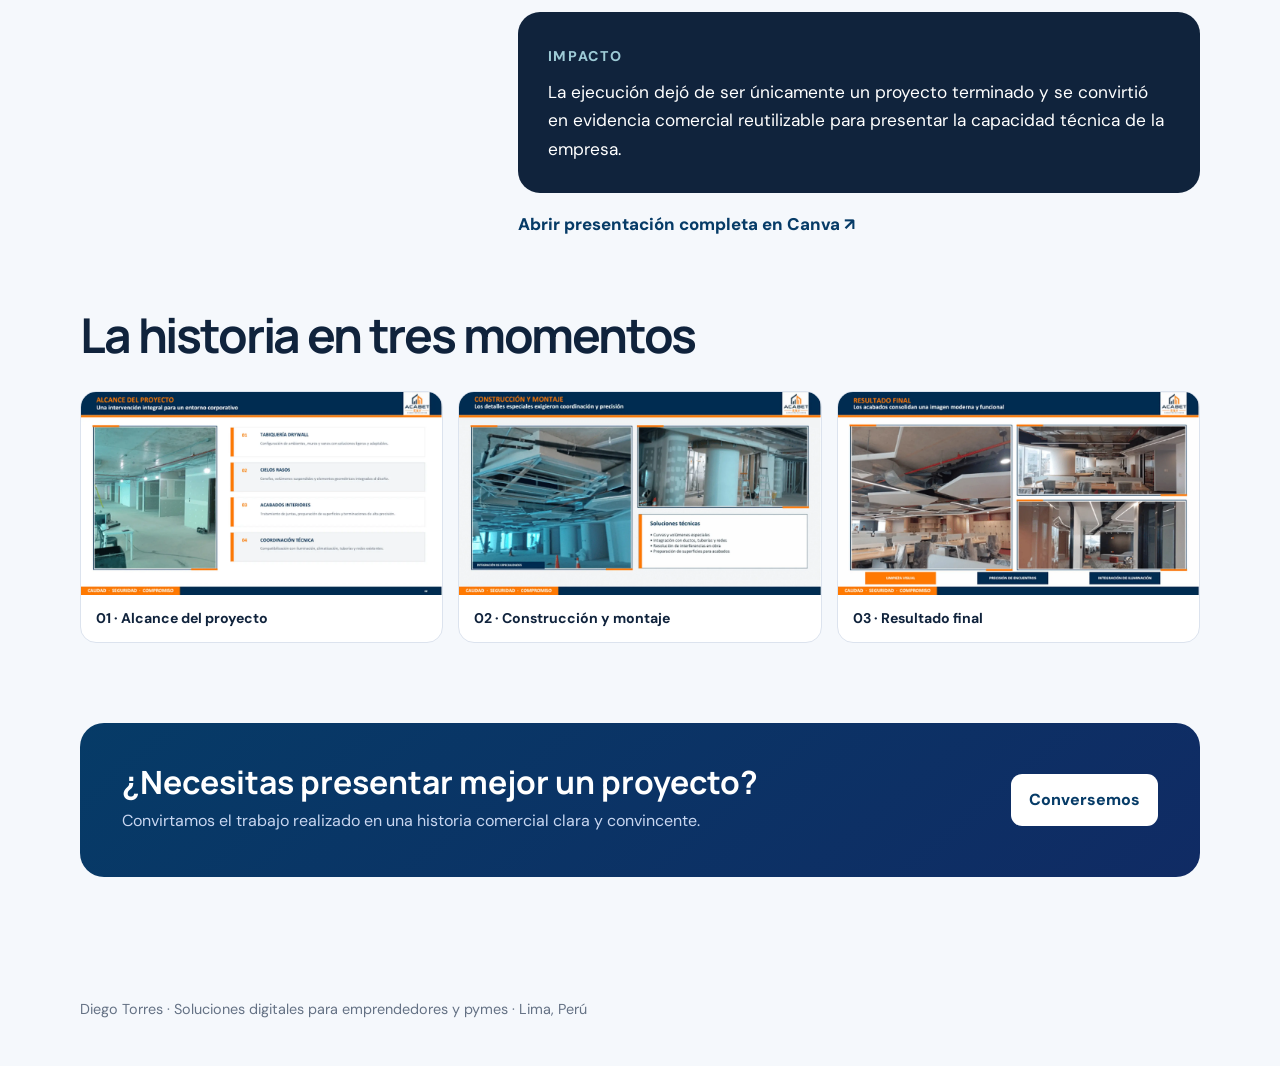
<file: proyectos/honda.html>
<!doctype html><html lang="es"><head><meta charset="utf-8"><meta name="viewport" content="width=device-width,initial-scale=1"><meta name="description" content="Caso de estudio: presentación del proyecto Honda para ACABET."><title>Proyecto Honda — Diego Torres</title><link rel="stylesheet" href="casos.css"></head><body class="honda-case"><header><nav class="wrap"><a class="brand" href="../">Diego <span>Torres</span></a><a class="back" href="../#proyectos">← Volver al portafolio</a></nav></header><main><section class="hero wrap"><span class="kicker">Caso de estudio · Presentación comercial</span><h1>Proyecto Honda × ACABET</h1><p>Cómo convertir el registro de una obra ejecutada en una pieza visual capaz de comunicar experiencia, precisión técnica y confianza a futuros clientes.</p><div class="facts"><div class="fact"><small>Cliente</small><b>ACABET</b></div><div class="fact"><small>Sector</small><b>Construcción</b></div><div class="fact"><small>Solución</small><b>Presentación visual</b></div><div class="fact"><small>Herramienta</small><b>Canva</b></div></div></section><section class="wrap"><div class="cover"><img src="../honda-project.webp" alt="Portada de la presentación Proyecto Honda de ACABET"></div></section><section class="content wrap"><div class="split"><h2>Del avance de obra a un activo comercial.</h2><div class="copy"><h3>El desafío</h3><p>ACABET contaba con fotografías del avance y resultado de la obra Honda, pero necesitaba organizarlas dentro de una narrativa profesional que pudiera formar parte de su cartera para futuras oportunidades.</p><h3>La solución</h3><p>Se diseñó una presentación de nueve páginas con una secuencia clara: alcance, proceso constructivo, coordinación técnica, acabados y resultado final. La línea gráfica tomó los colores corporativos de ACABET y dio protagonismo a las fotografías de mayor impacto.</p><div class="impact"><small>Impacto</small><p>La ejecución dejó de ser únicamente un proyecto terminado y se convirtió en evidencia comercial reutilizable para presentar la capacidad técnica de la empresa.</p></div><a class="external" href="https://www.canva.com/d/Z5lpi_xP7di5g87" target="_blank" rel="noopener">Abrir presentación completa en Canva ↗</a></div></div><h2 class="section-title">La historia en tres momentos</h2><div class="gallery"><figure><img src="../honda-2.webp" alt="Alcance inicial de la obra Honda"><figcaption>01 · Alcance del proyecto</figcaption></figure><figure><img src="../honda-5.webp" alt="Construcción y montaje de la obra Honda"><figcaption>02 · Construcción y montaje</figcaption></figure><figure><img src="../honda-8.webp" alt="Resultado final de la obra Honda"><figcaption>03 · Resultado final</figcaption></figure></div><div class="cta"><div><h2>¿Necesitas presentar mejor un proyecto?</h2><p>Convirtamos el trabajo realizado en una historia comercial clara y convincente.</p></div><a class="button" href="https://wa.me/51934466995?text=Hola%20Diego%2C%20vi%20el%20caso%20Honda%20y%20quisiera%20conversar%20sobre%20una%20presentaci%C3%B3n." target="_blank" rel="noopener">Conversemos</a></div></section></main><footer><div class="wrap">Diego Torres · Soluciones digitales para emprendedores y pymes · Lima, Perú</div></footer><a class="floating-wa" href="https://wa.me/51934466995" target="_blank" rel="noopener">WhatsApp</a></body></html>
</file>
<file: proyectos/casos.css>
@import url("https://fonts.googleapis.com/css2?family=DM+Sans:wght@400;500;600;700&family=Manrope:wght@600;700;800&display=swap");
:root{--ink:#10233c;--muted:#647184;--paper:#f5f8fc;--white:#fff;--blue:#1546d2;--cyan:#22b6c8;--orange:#ff7247;--green:#75864d;--line:#dce3ee;--shadow:0 22px 65px rgba(26,45,78,.12)}
*{box-sizing:border-box}html{scroll-behavior:smooth}body{margin:0;background:var(--paper);color:var(--ink);font:16px/1.65 "DM Sans",sans-serif}.honda-case{--blue:#063b67;--cyan:#ff7200}.finance-case{--blue:#002b4e;--cyan:#22b6c8}.daza-case{--blue:#657444;--cyan:#b8a462;--ink:#30372a;--paper:#f7f4ed}h1,h2,h3,.brand{font-family:Manrope,sans-serif}.wrap{width:min(1120px,calc(100% - 40px));margin:auto}a{color:inherit;text-decoration:none}header{background:rgba(245,248,252,.9);backdrop-filter:blur(14px);position:sticky;top:0;z-index:20;border-bottom:1px solid var(--line)}nav{height:70px;display:flex;align-items:center;justify-content:space-between}.brand{font-weight:800;font-size:1.2rem;letter-spacing:-.04em}.brand span{color:var(--blue)}.back{color:var(--blue);font-weight:700}.hero{padding:72px 0 56px}.kicker{font-size:.78rem;text-transform:uppercase;letter-spacing:.13em;color:var(--blue);font-weight:800}.hero h1{font-size:clamp(2.7rem,6vw,5.2rem);line-height:1;letter-spacing:-.06em;margin:18px 0 24px;max-width:900px}.hero p{font-size:1.17rem;color:var(--muted);max-width:760px}.facts{display:grid;grid-template-columns:repeat(4,1fr);gap:12px;margin-top:36px}.fact{background:white;border:1px solid var(--line);border-radius:14px;padding:16px}.fact small{display:block;color:var(--muted);font-size:.73rem;text-transform:uppercase;letter-spacing:.09em}.fact b{display:block;margin-top:4px}.cover{background:var(--ink);border-radius:24px;padding:22px;box-shadow:var(--shadow)}.cover img{display:block;width:100%;border-radius:13px}.content{padding:76px 0}.split{display:grid;grid-template-columns:.7fr 1.3fr;gap:70px;margin-bottom:70px}.split h2,.section-title{font-size:clamp(2rem,4vw,3rem);line-height:1.08;letter-spacing:-.045em;margin:0}.copy{color:var(--muted);font-size:1.06rem}.copy h3{color:var(--ink);margin:28px 0 7px}.copy p{margin-top:0}.impact{background:var(--ink);color:white;border-radius:22px;padding:30px;margin-top:30px}.impact small{color:#9ecbd6;text-transform:uppercase;letter-spacing:.12em;font-weight:800}.impact p{color:white;margin:8px 0 0;font-size:1.08rem}.gallery{display:grid;grid-template-columns:repeat(3,1fr);gap:15px;margin-top:30px}.gallery figure{margin:0;background:white;border:1px solid var(--line);border-radius:16px;overflow:hidden}.gallery img{display:block;width:100%}.gallery figcaption{padding:12px 15px;font-weight:700;font-size:.88rem}.dashboard-frame{position:relative;overflow:hidden;border-radius:18px;background:white;box-shadow:var(--shadow)}.dashboard-frame img{display:block;width:100%}.blur-value{position:absolute;top:62.2%;height:8.5%;border-radius:8px;background:rgba(240,245,249,.6);backdrop-filter:blur(12px);-webkit-backdrop-filter:blur(12px)}.b1{left:6.2%;width:19.5%}.b2{left:29%;width:19.5%}.b3{left:51.8%;width:19.5%}.b4{left:74.5%;width:19.5%}.privacy{position:absolute;right:16px;bottom:16px;background:rgba(16,35,60,.92);color:white;border-radius:8px;padding:8px 11px;font-size:.75rem;font-weight:700}.two-images{display:grid;grid-template-columns:1.6fr .6fr;gap:15px;align-items:stretch}.two-images img{width:100%;height:100%;object-fit:cover;border-radius:18px;box-shadow:var(--shadow)}.steps{display:grid;grid-template-columns:repeat(4,1fr);gap:12px;margin:34px 0 70px}.step{background:white;border:1px solid var(--line);border-radius:16px;padding:22px}.step span{display:grid;place-items:center;width:34px;height:34px;border-radius:50%;background:var(--blue);color:white;font-weight:800}.step b{display:block;margin:16px 0 7px}.step p{color:var(--muted);font-size:.9rem;margin:0}.cta{margin:80px 0 0;background:linear-gradient(140deg,var(--blue),#102b64);color:white;border-radius:24px;padding:42px;display:flex;align-items:center;justify-content:space-between;gap:28px}.cta h2{font-size:2rem;line-height:1.1;margin:0}.cta p{color:#c9d7f1;margin:8px 0 0}.button{background:white;color:var(--blue);padding:13px 18px;border-radius:11px;font-weight:800;white-space:nowrap}.external{color:var(--blue);font-weight:800;display:inline-block;margin-top:18px}footer{padding:45px 0;color:var(--muted);font-size:.9rem}.floating-wa{position:fixed;right:22px;bottom:22px;z-index:30;background:#168b53;color:white;border-radius:999px;padding:13px 18px;font-weight:700;box-shadow:0 12px 34px rgba(17,94,56,.3)}
@media(max-width:780px){.facts,.steps{grid-template-columns:1fr 1fr}.split{grid-template-columns:1fr;gap:25px}.gallery{grid-template-columns:1fr}.two-images{grid-template-columns:1fr}.cta{align-items:flex-start;flex-direction:column}}@media(max-width:500px){.facts,.steps{grid-template-columns:1fr}.hero{padding-top:48px}.hero h1{font-size:3rem}.cover{padding:10px}.cta{padding:28px}.floating-wa{right:13px;bottom:13px}}
</file>
